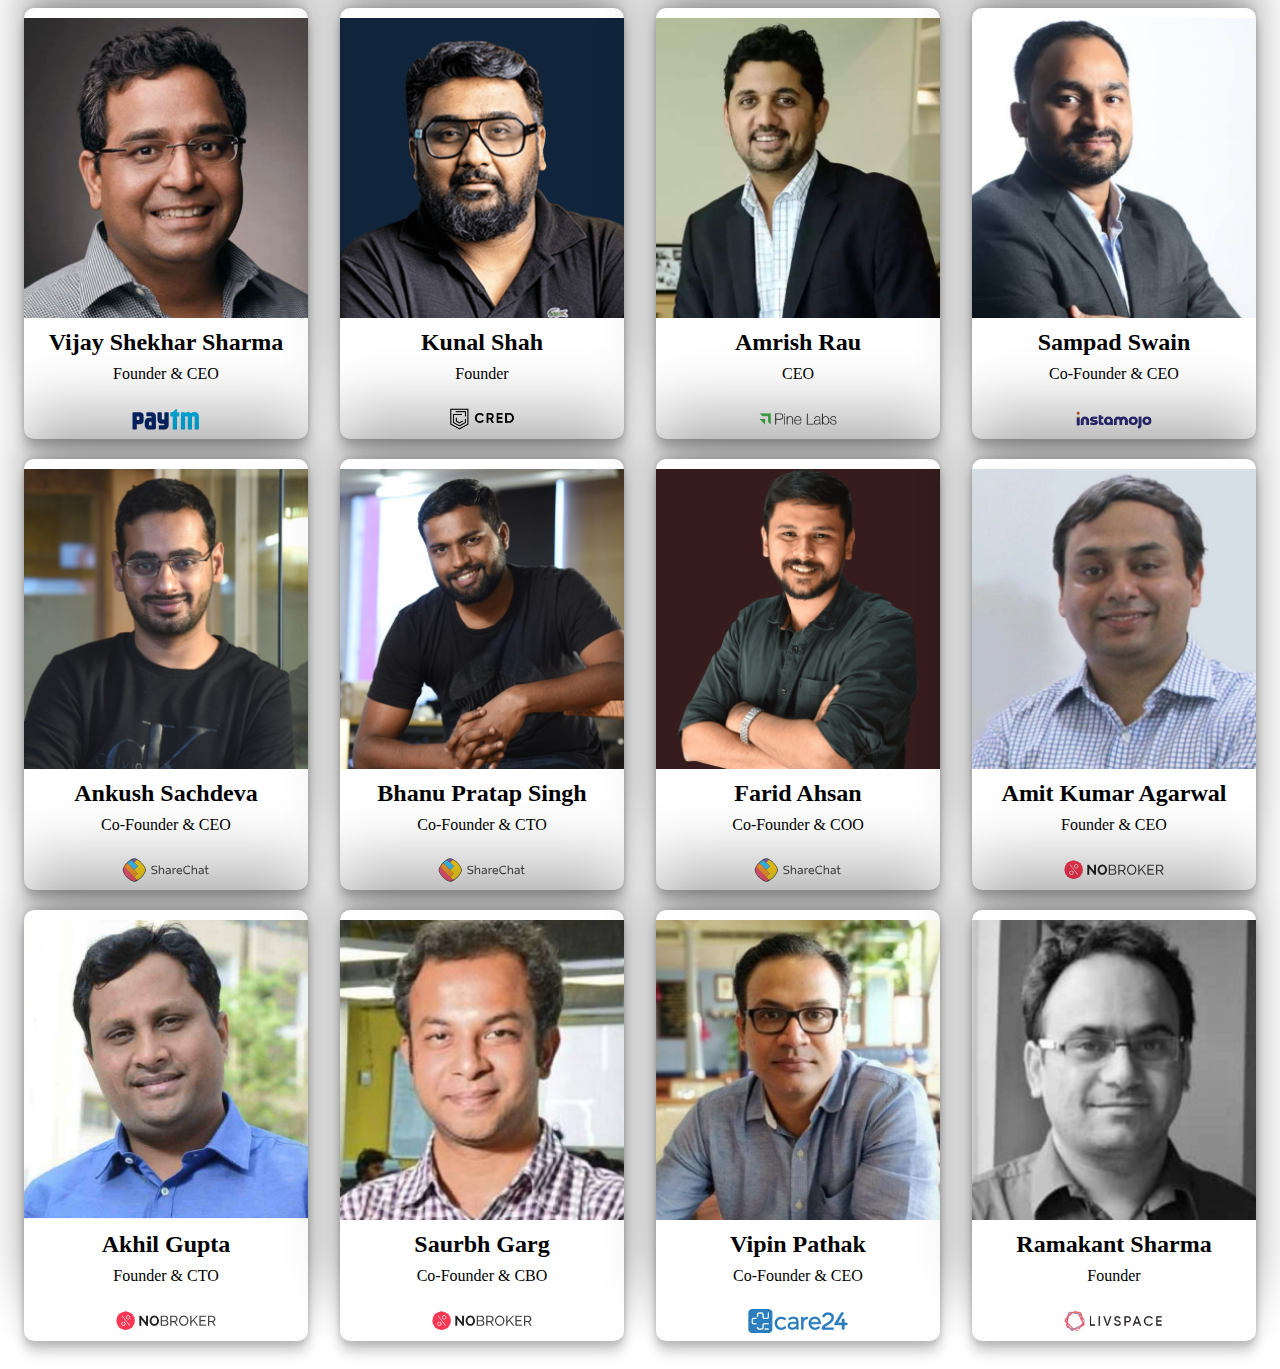
<file: index.html>
<!DOCTYPE html>
<html lang="en">
<head>
    <meta charset="UTF-8">
    <meta name="viewport" content="width=device-width, initial-scale=1.0">
    <title>Document</title>
    <style>
.main {
    display: grid;
    grid-template-columns: repeat(4, 4fr);
    /* border: 1px solid red; */
    justify-content: center; 

}

.investors {
    width: 90%;
    display: flex;
    flex-direction: column;
    align-items: center;
    justify-content: center;
    text-align: center;
    margin: auto; 
    margin-bottom: 20px;
    padding-top: 10px;
    background-color: rgb(255, 255, 255);
    border-radius: 10px;
    box-shadow: rgba(0, 0, 0, 0.25) 0px -54px 55px, rgba(0, 0, 0, 0.12) 0px -12px 30px, rgba(0, 0, 0, 0.12) 0px 4px 6px, rgba(0, 0, 0, 0.17) 0px 12px 13px, rgba(0, 0, 0, 0.09) 0px -3px 5px;}

.photo {
    width: 100%;
    height: 300px;
    object-fit: cover;
}

.logo {
    max-width: 100%;
    height: 40px;
}
.name{
    font-size: 3ch;
    padding-bottom: 0;
    margin-bottom: 0;
    margin-top: 4%;
    font-weight: 600;
}
.work{
    margin-top: 3%;
}
    </style>
</head>
<body>
    <div class="main">
        <div class="investors">
            <img src="./Vijay Shekhar Sharma.png" alt="" class="photo">
            <p class="name">Vijay Shekhar Sharma</p>
            <p class="work">Founder & CEO</p>
            <img src="./Paytm.svg" alt="" class="logo">
        </div>
        <div class="investors">
            <img src="./Kunal Shah.png" alt="" class="photo">
            <p class="name">Kunal Shah</p>
            <p class="work">Founder</p>
            <img src="./cred.png" alt="" class="logo">
        </div>
        <div class="investors">
            <img src="./Amrish Rau.png" alt="" class="photo">
            <p class="name">Amrish Rau</p>
            <p class="work">CEO</p>
            <img src="./pinelabs.png" alt="" class="logo">
        </div>
        <div class="investors">
            <img src="./Sampad Swain.png" alt="" class="photo">
            <p class="name">Sampad Swain</p>
            <p class="work">Co-Founder & CEO</p>
            <img src="./instamojo.png" alt="" class="logo">
        </div>
        <div class="investors">
            <img src="./Ankush Sachdeva.png" alt="" class="photo">
            <p class="name">Ankush Sachdeva</p>
            <p class="work">Co-Founder & CEO</p>
            <img src="./sharechat.svg" alt="" class="logo">
        </div>
        <div class="investors">
            <img src="./Bhanu Pratap Singh.png" alt="" class="photo">
            <p class="name">Bhanu Pratap Singh</p>
            <p class="work">Co-Founder & CTO</p>
            <img src="./sharechat.svg" alt="" class="logo">
        </div>
        <div class="investors">
            <img src="./Farid Ahsan.png" alt="" class="photo">
            <p class="name">Farid Ahsan</p>
            <p class="work">Co-Founder & COO</p>
            <img src="./sharechat.svg" alt="" class="logo">
        </div>
        <div class="investors">
            <img src="./Amit Kumar Agarwal.png" alt="" class="photo">
            <p class="name">Amit Kumar Agarwal</p>
            <p class="work">Founder & CEO</p>
            <img src="./nobroker.svg" alt="" class="logo">
        </div>
        <div class="investors">
            <img src="./Akhil Gupta.png" alt="" class="photo">
            <p class="name">Akhil Gupta</p>
            <p class="work">Founder & CTO</p>
            <img src="./nobroker.svg" alt="" class="logo">
        </div>
        <div class="investors">
            <img src="./Saurbh Garg.png" alt="" class="photo">
            <p class="name">Saurbh Garg</p>
            <p class="work">Co-Founder & CBO</p>
            <img src="./nobroker.svg" alt="" class="logo">
        </div>
        <div class="investors">
            <img src="./Vipin Pathak.png" alt="" class="photo">
            <p class="name">Vipin Pathak</p>
            <p class="work">Co-Founder & CEO</p>
            <img src="./care24.png" alt="" class="logo">
        </div>
        <div class="investors">
            <img src="./Ramakant Sharma.png" alt="" class="photo">
            <p class="name">Ramakant Sharma</p>
            <p class="work">Founder</p>
            <img src="./livspace.png" alt="" class="logo">
        </div>

    </div>
</body>
</html>
</file>
